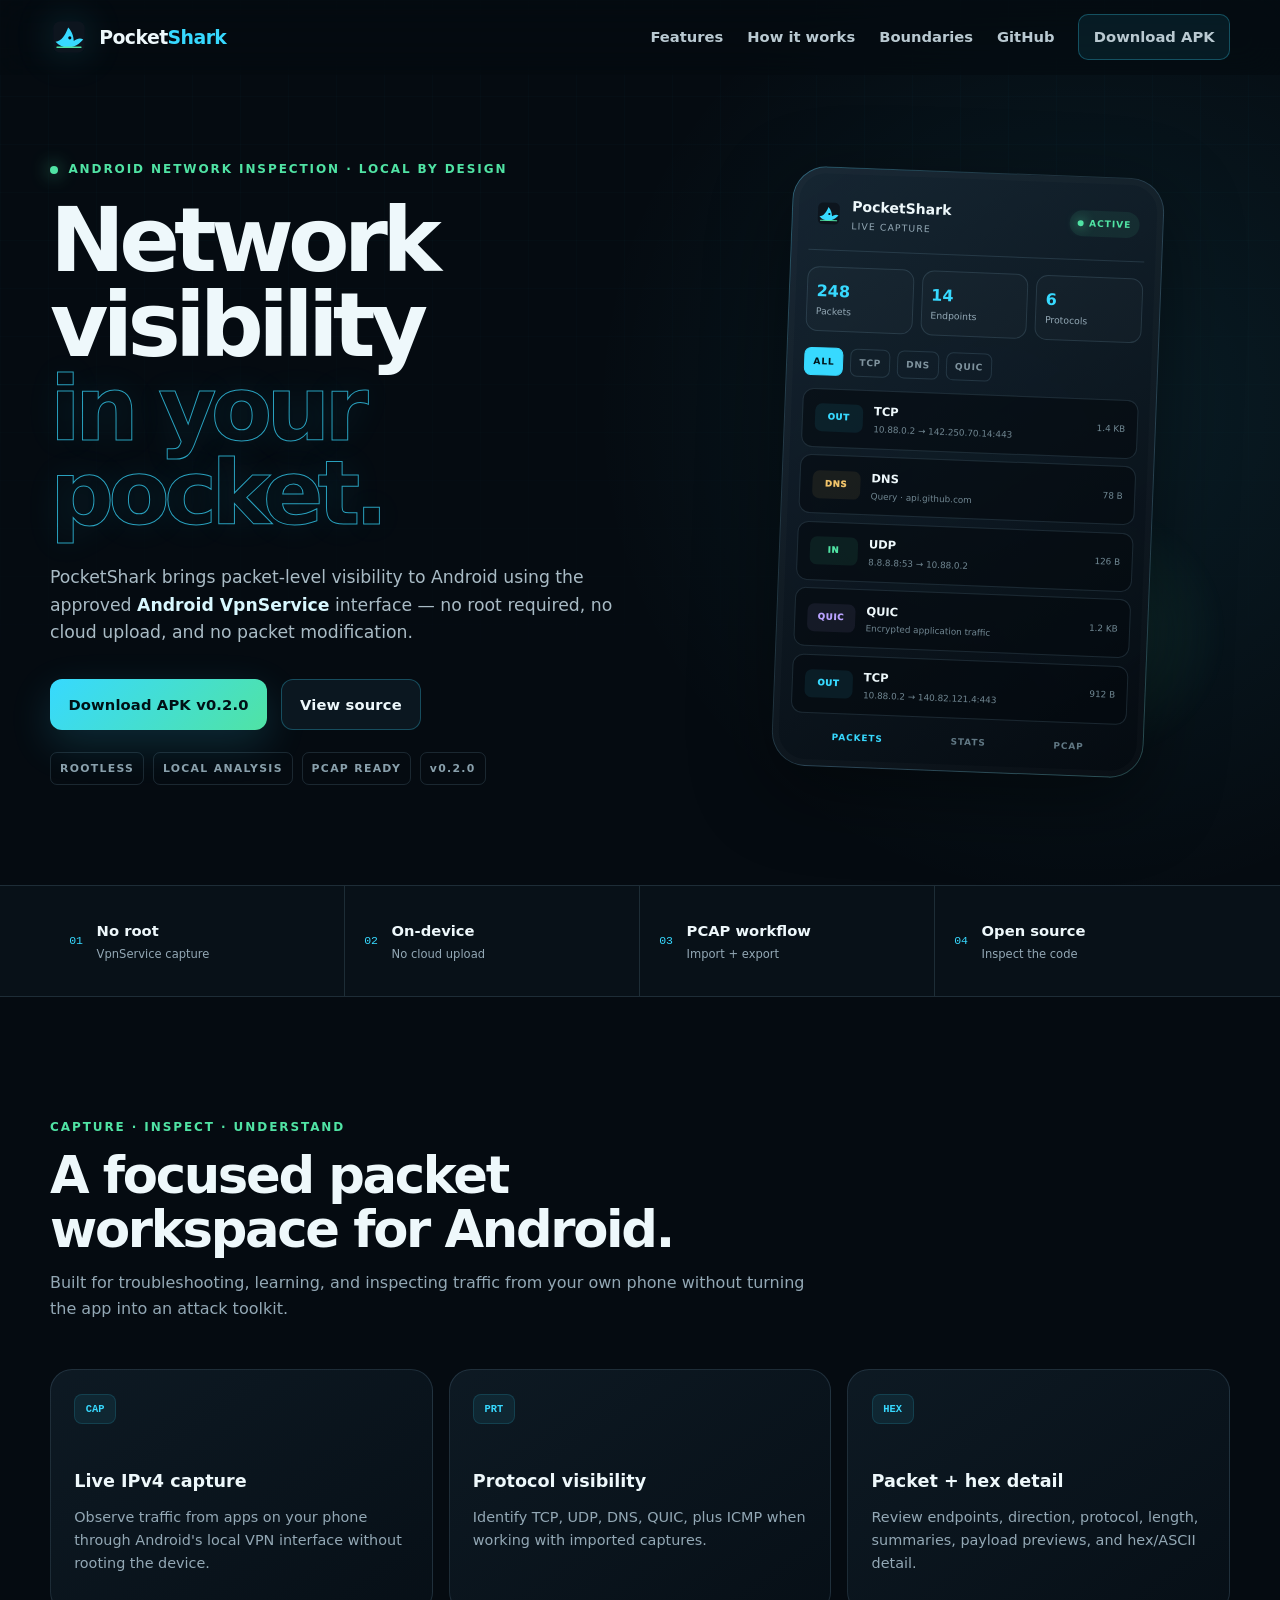
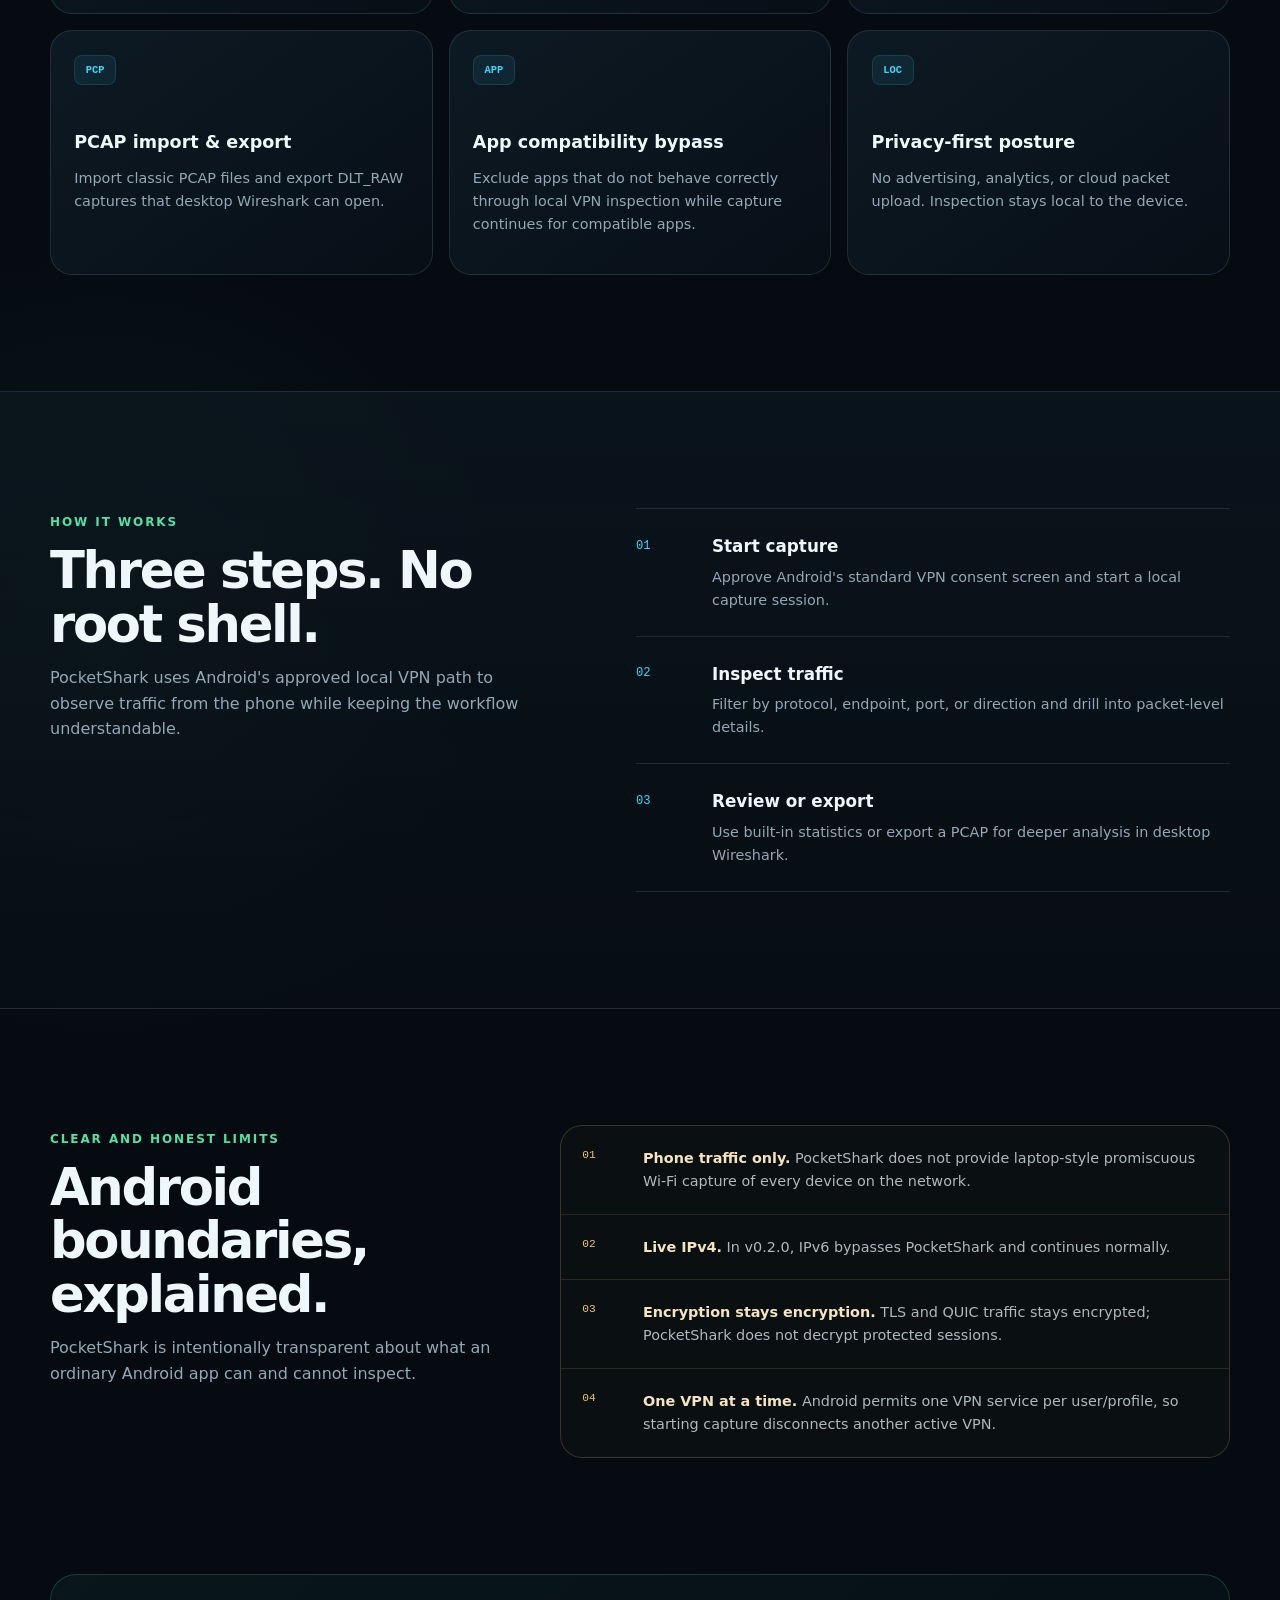
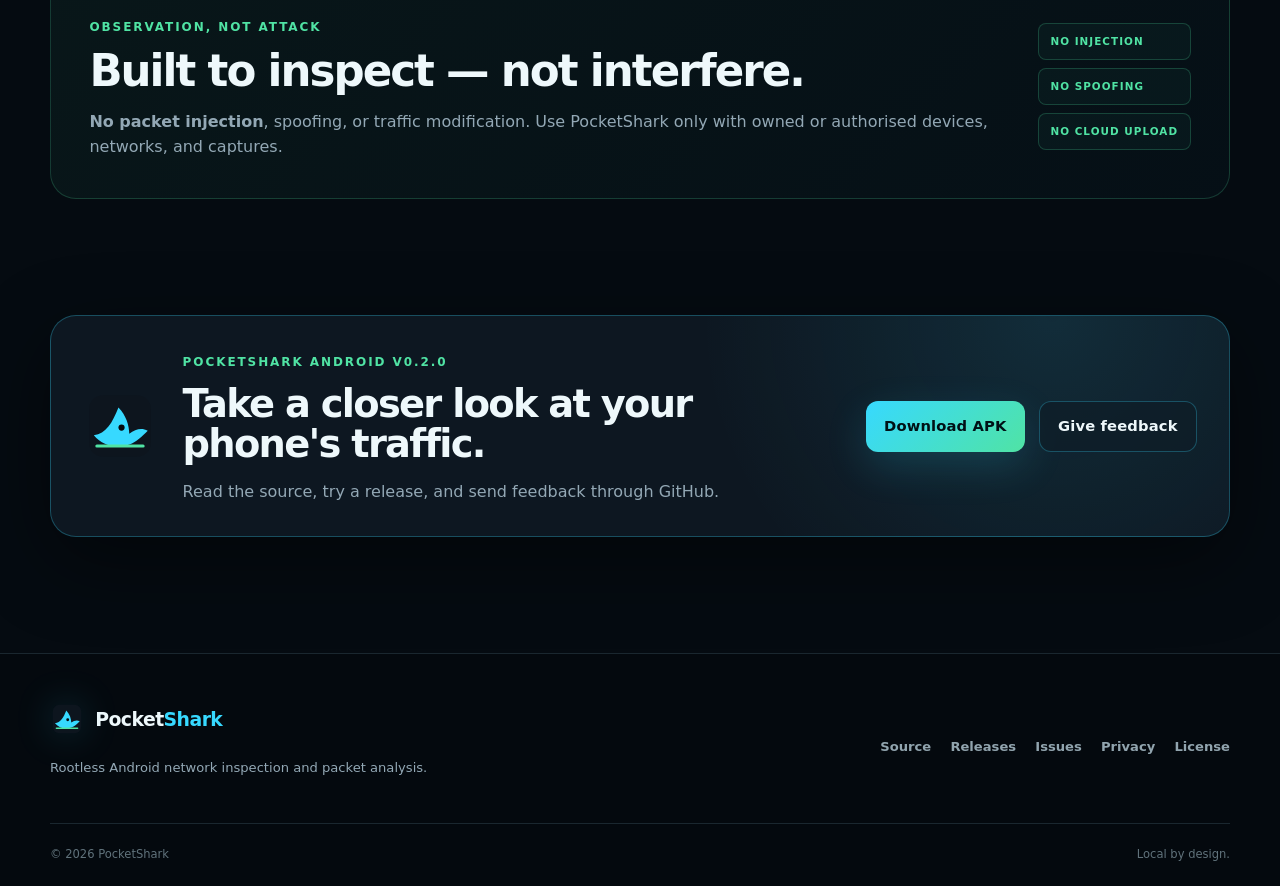
<file: index.html>
<!doctype html>
<html lang="en">
<head>
  <meta charset="utf-8">
  <meta name="viewport" content="width=device-width, initial-scale=1">
  <meta name="theme-color" content="#08111a">
  <meta name="description" content="PocketShark is a rootless Android packet inspector for local, on-device network visibility, packet detail, and PCAP workflows.">
  <title>PocketShark — Network visibility in your pocket</title>
  <link rel="icon" href="assets/pocketshark-mark.svg" type="image/svg+xml">
  <link rel="stylesheet" href="styles.css">
  <script src="script.js" defer></script>
</head>
<body>
  <a class="skip-link" href="#main">Skip to content</a>

  <header class="site-header" data-header>
    <div class="shell nav-wrap">
      <a class="brand" href="#top" aria-label="PocketShark home">
        <img src="assets/pocketshark-mark.svg" alt="" width="38" height="38">
        <span>Pocket<span class="brand-accent">Shark</span></span>
      </a>

      <button class="nav-toggle" type="button" aria-expanded="false" aria-controls="site-nav" data-nav-toggle>
        <span class="sr-only">Toggle navigation</span>
        <span></span><span></span><span></span>
      </button>

      <nav id="site-nav" class="site-nav" aria-label="Primary" data-nav>
        <a href="#features">Features</a>
        <a href="#workflow">How it works</a>
        <a href="#boundaries">Boundaries</a>
        <a href="https://github.com/Black7i77/PocketShark-Android" target="_blank" rel="noreferrer">GitHub</a>
        <a class="nav-cta" href="https://raw.githubusercontent.com/Black7i77/PocketShark-Website/main/apk/PocketShark-Android-v0.2.0.apk">Download APK</a>
      </nav>
    </div>
  </header>

  <main id="main">
    <section class="hero" id="top">
      <div class="network-grid" aria-hidden="true"></div>
      <div class="shell hero-grid">
        <div class="hero-copy reveal">
          <div class="eyebrow"><span class="status-dot"></span> Android network inspection · local by design</div>
          <h1 aria-label="Network visibility in your pocket.">Network visibility<br><span>in your pocket.</span></h1>
          <p class="hero-lead">PocketShark brings packet-level visibility to Android using the approved <strong>Android VpnService</strong> interface — no root required, no cloud upload, and no packet modification.</p>
          <div class="hero-actions">
            <a class="button button-primary" href="https://raw.githubusercontent.com/Black7i77/PocketShark-Website/main/apk/PocketShark-Android-v0.2.0.apk">Download APK v0.2.0</a>
            <a class="button button-secondary" href="https://github.com/Black7i77/PocketShark-Android" target="_blank" rel="noreferrer">View source</a>
          </div>
          <div class="hero-meta" aria-label="PocketShark highlights">
            <span>ROOTLESS</span>
            <span>LOCAL ANALYSIS</span>
            <span>PCAP READY</span>
            <span>v0.2.0</span>
          </div>
        </div>

        <div class="phone-stage reveal" aria-label="Stylized preview of the PocketShark packet list">
          <div class="orb orb-one" aria-hidden="true"></div>
          <div class="orb orb-two" aria-hidden="true"></div>
          <div class="phone">
            <div class="phone-topbar">
              <div class="phone-brand">
                <img src="assets/pocketshark-mark.svg" alt="" width="26" height="26">
                <div><strong>PocketShark</strong><small>LIVE CAPTURE</small></div>
              </div>
              <span class="capture-pill"><i></i> ACTIVE</span>
            </div>
            <div class="packet-summary">
              <div><strong>248</strong><span>Packets</span></div>
              <div><strong>14</strong><span>Endpoints</span></div>
              <div><strong>6</strong><span>Protocols</span></div>
            </div>
            <div class="filter-row" aria-hidden="true">
              <span class="filter active">ALL</span><span class="filter">TCP</span><span class="filter">DNS</span><span class="filter">QUIC</span>
            </div>
            <div class="packet-list" aria-hidden="true">
              <div class="packet-row"><span class="direction out">OUT</span><span class="packet-main"><b>TCP</b><small>10.88.0.2 → 142.250.70.14:443</small></span><span class="bytes">1.4 KB</span></div>
              <div class="packet-row"><span class="direction dns">DNS</span><span class="packet-main"><b>DNS</b><small>Query · api.github.com</small></span><span class="bytes">78 B</span></div>
              <div class="packet-row"><span class="direction in">IN</span><span class="packet-main"><b>UDP</b><small>8.8.8.8:53 → 10.88.0.2</small></span><span class="bytes">126 B</span></div>
              <div class="packet-row"><span class="direction quic">QUIC</span><span class="packet-main"><b>QUIC</b><small>Encrypted application traffic</small></span><span class="bytes">1.2 KB</span></div>
              <div class="packet-row"><span class="direction out">OUT</span><span class="packet-main"><b>TCP</b><small>10.88.0.2 → 140.82.121.4:443</small></span><span class="bytes">912 B</span></div>
            </div>
            <div class="phone-footer"><span>PACKETS</span><span>STATS</span><span>PCAP</span></div>
          </div>
        </div>
      </div>
    </section>

    <section class="trust-strip" aria-label="Product facts">
      <div class="shell trust-grid">
        <div><span class="trust-icon">01</span><div><strong>No root</strong><small>VpnService capture</small></div></div>
        <div><span class="trust-icon">02</span><div><strong>On-device</strong><small>No cloud upload</small></div></div>
        <div><span class="trust-icon">03</span><div><strong>PCAP workflow</strong><small>Import + export</small></div></div>
        <div><span class="trust-icon">04</span><div><strong>Open source</strong><small>Inspect the code</small></div></div>
      </div>
    </section>

    <section class="section" id="features">
      <div class="shell">
        <div class="section-heading reveal">
          <span class="kicker">CAPTURE · INSPECT · UNDERSTAND</span>
          <h2>A focused packet workspace for Android.</h2>
          <p>Built for troubleshooting, learning, and inspecting traffic from your own phone without turning the app into an attack toolkit.</p>
        </div>

        <div class="feature-grid">
          <article class="feature-card reveal">
            <span class="feature-code">CAP</span>
            <h3>Live IPv4 capture</h3>
            <p>Observe traffic from apps on your phone through Android's local VPN interface without rooting the device.</p>
          </article>
          <article class="feature-card reveal">
            <span class="feature-code">PRT</span>
            <h3>Protocol visibility</h3>
            <p>Identify TCP, UDP, DNS, QUIC, plus ICMP when working with imported captures.</p>
          </article>
          <article class="feature-card reveal">
            <span class="feature-code">HEX</span>
            <h3>Packet + hex detail</h3>
            <p>Review endpoints, direction, protocol, length, summaries, payload previews, and hex/ASCII detail.</p>
          </article>
          <article class="feature-card reveal">
            <span class="feature-code">PCP</span>
            <h3>PCAP import & export</h3>
            <p>Import classic PCAP files and export DLT_RAW captures that desktop Wireshark can open.</p>
          </article>
          <article class="feature-card reveal">
            <span class="feature-code">APP</span>
            <h3>App compatibility bypass</h3>
            <p>Exclude apps that do not behave correctly through local VPN inspection while capture continues for compatible apps.</p>
          </article>
          <article class="feature-card reveal">
            <span class="feature-code">LOC</span>
            <h3>Privacy-first posture</h3>
            <p>No advertising, analytics, or cloud packet upload. Inspection stays local to the device.</p>
          </article>
        </div>
      </div>
    </section>

    <section class="section section-alt" id="workflow">
      <div class="shell workflow-layout">
        <div class="section-heading compact reveal">
          <span class="kicker">HOW IT WORKS</span>
          <h2>Three steps. No root shell.</h2>
          <p>PocketShark uses Android's approved local VPN path to observe traffic from the phone while keeping the workflow understandable.</p>
        </div>
        <ol class="workflow-list">
          <li class="reveal"><span>01</span><div><h3>Start capture</h3><p>Approve Android's standard VPN consent screen and start a local capture session.</p></div></li>
          <li class="reveal"><span>02</span><div><h3>Inspect traffic</h3><p>Filter by protocol, endpoint, port, or direction and drill into packet-level details.</p></div></li>
          <li class="reveal"><span>03</span><div><h3>Review or export</h3><p>Use built-in statistics or export a PCAP for deeper analysis in desktop Wireshark.</p></div></li>
        </ol>
      </div>
    </section>

    <section class="section" id="boundaries">
      <div class="shell boundaries-grid">
        <div class="section-heading compact reveal">
          <span class="kicker">CLEAR AND HONEST LIMITS</span>
          <h2>Android boundaries, explained.</h2>
          <p>PocketShark is intentionally transparent about what an ordinary Android app can and cannot inspect.</p>
        </div>
        <div class="boundary-panel reveal">
          <div class="boundary-item"><span>01</span><p><strong>Phone traffic only.</strong> PocketShark does not provide laptop-style promiscuous Wi-Fi capture of every device on the network.</p></div>
          <div class="boundary-item"><span>02</span><p><strong>Live IPv4.</strong> In v0.2.0, IPv6 bypasses PocketShark and continues normally.</p></div>
          <div class="boundary-item"><span>03</span><p><strong>Encryption stays encryption.</strong> TLS and QUIC traffic stays encrypted; PocketShark does not decrypt protected sessions.</p></div>
          <div class="boundary-item"><span>04</span><p><strong>One VPN at a time.</strong> Android permits one VPN service per user/profile, so starting capture disconnects another active VPN.</p></div>
        </div>
      </div>
    </section>

    <section class="safety-section">
      <div class="shell safety-card reveal">
        <div class="safety-copy">
          <span class="kicker">OBSERVATION, NOT ATTACK</span>
          <h2>Built to inspect — not interfere.</h2>
          <p><strong>No packet injection</strong>, spoofing, or traffic modification. Use PocketShark only with owned or authorised devices, networks, and captures.</p>
        </div>
        <div class="safety-badges" aria-label="Safety characteristics">
          <span>NO INJECTION</span><span>NO SPOOFING</span><span>NO CLOUD UPLOAD</span>
        </div>
      </div>
    </section>

    <section class="section final-cta">
      <div class="shell final-card reveal">
        <img src="assets/pocketshark-mark.svg" alt="PocketShark logo" width="74" height="74">
        <div>
          <span class="kicker">POCKETSHARK ANDROID v0.2.0</span>
          <h2>Take a closer look at your phone's traffic.</h2>
          <p>Read the source, try a release, and send feedback through GitHub.</p>
        </div>
        <div class="final-actions">
          <a class="button button-primary" href="https://raw.githubusercontent.com/Black7i77/PocketShark-Website/main/apk/PocketShark-Android-v0.2.0.apk">Download APK</a>
          <a class="button button-secondary" href="https://github.com/Black7i77/PocketShark-Android/issues" target="_blank" rel="noreferrer">Give feedback</a>
        </div>
      </div>
    </section>
  </main>

  <footer class="site-footer">
    <div class="shell footer-grid">
      <div>
        <a class="brand footer-brand" href="#top"><img src="assets/pocketshark-mark.svg" alt="" width="34" height="34"><span>Pocket<span class="brand-accent">Shark</span></span></a>
        <p>Rootless Android network inspection and packet analysis.</p>
      </div>
      <div class="footer-links">
        <a href="https://github.com/Black7i77/PocketShark-Android" target="_blank" rel="noreferrer">Source</a>
        <a href="https://github.com/Black7i77/PocketShark-Android/releases" target="_blank" rel="noreferrer">Releases</a>
        <a href="https://github.com/Black7i77/PocketShark-Android/issues" target="_blank" rel="noreferrer">Issues</a>
        <a href="https://github.com/Black7i77/PocketShark-Android/blob/main/PRIVACY_POLICY.md" target="_blank" rel="noreferrer">Privacy</a>
        <a href="https://github.com/Black7i77/PocketShark-Android/blob/main/LICENSE" target="_blank" rel="noreferrer">License</a>
      </div>
    </div>
    <div class="shell footer-bottom"><span>© <span data-year></span> PocketShark</span><span>Local by design.</span></div>
  </footer>
</body>
</html>
</file>
<file: styles.css>
:root {
  --bg: #050b11;
  --bg-2: #08111a;
  --surface: #0d1721;
  --surface-2: #111f2b;
  --border: rgba(143, 190, 214, .16);
  --border-strong: rgba(55, 217, 255, .28);
  --text: #eef8fb;
  --muted: #93a8b5;
  --cyan: #37d9ff;
  --mint: #50e3a4;
  --amber: #f0c36a;
  --danger: #ff7f89;
  --shadow: 0 24px 80px rgba(0, 0, 0, .45);
  --radius: 22px;
  --shell: 1180px;
}

* { box-sizing: border-box; }
html { scroll-behavior: smooth; }
body {
  margin: 0;
  font-family: Inter, ui-sans-serif, system-ui, -apple-system, BlinkMacSystemFont, "Segoe UI", sans-serif;
  color: var(--text);
  background:
    radial-gradient(circle at 85% 10%, rgba(55, 217, 255, .09), transparent 31rem),
    radial-gradient(circle at 8% 55%, rgba(80, 227, 164, .06), transparent 26rem),
    var(--bg);
  line-height: 1.6;
  overflow-x: hidden;
}

img { max-width: 100%; display: block; }
a { color: inherit; }
button, a { -webkit-tap-highlight-color: transparent; }

.skip-link {
  position: fixed;
  left: 1rem;
  top: -4rem;
  z-index: 1000;
  padding: .75rem 1rem;
  background: var(--cyan);
  color: #001018;
  border-radius: 10px;
  font-weight: 800;
}
.skip-link:focus { top: 1rem; }

.shell { width: min(calc(100% - 2rem), var(--shell)); margin-inline: auto; }
.sr-only { position: absolute; width: 1px; height: 1px; padding: 0; margin: -1px; overflow: hidden; clip: rect(0, 0, 0, 0); white-space: nowrap; border: 0; }

.site-header {
  position: fixed;
  inset: 0 0 auto;
  z-index: 100;
  border-bottom: 1px solid transparent;
  background: rgba(5, 11, 17, .58);
  backdrop-filter: blur(18px);
  transition: border-color .2s ease, background .2s ease;
}
.site-header.scrolled { border-bottom-color: var(--border); background: rgba(5, 11, 17, .88); }
.nav-wrap { min-height: 74px; display: flex; align-items: center; justify-content: space-between; gap: 2rem; }
.brand { display: inline-flex; align-items: center; gap: .7rem; text-decoration: none; font-weight: 900; letter-spacing: -.03em; font-size: 1.18rem; }
.brand img { filter: drop-shadow(0 0 18px rgba(55, 217, 255, .18)); }
.brand-accent { color: var(--cyan); }
.site-nav { display: flex; align-items: center; gap: 1.5rem; }
.site-nav a { color: #b9c9d1; text-decoration: none; font-size: .92rem; font-weight: 700; }
.site-nav a:hover, .site-nav a:focus-visible { color: var(--text); }
.nav-cta { border: 1px solid var(--border-strong); padding: .62rem .9rem; border-radius: 10px; background: rgba(55,217,255,.08); }
.nav-toggle { display: none; border: 0; background: transparent; padding: .5rem; }
.nav-toggle span:not(.sr-only) { display: block; width: 24px; height: 2px; background: var(--text); margin: 5px 0; border-radius: 10px; }

.hero { position: relative; padding: 10rem 0 6.25rem; min-height: 760px; display: grid; align-items: center; overflow: hidden; }
.network-grid { position: absolute; inset: 0; opacity: .22; pointer-events: none; background-image: linear-gradient(rgba(55,217,255,.08) 1px, transparent 1px), linear-gradient(90deg, rgba(55,217,255,.08) 1px, transparent 1px); background-size: 48px 48px; mask-image: linear-gradient(to bottom, #000 20%, transparent 88%); }
.hero-grid { position: relative; display: grid; grid-template-columns: 1.06fr .94fr; gap: 4rem; align-items: center; }
.eyebrow, .kicker { color: var(--mint); font-size: .75rem; font-weight: 900; letter-spacing: .16em; text-transform: uppercase; }
.eyebrow { display: flex; align-items: center; gap: .65rem; margin-bottom: 1.2rem; }
.status-dot { width: 8px; height: 8px; border-radius: 50%; background: var(--mint); box-shadow: 0 0 18px rgba(80,227,164,.9); }
.hero h1 { margin: 0; font-size: clamp(3.25rem, 7vw, 6.25rem); line-height: .94; letter-spacing: -.065em; max-width: 11ch; }
.hero h1 span { color: transparent; -webkit-text-stroke: 1px rgba(55,217,255,.72); text-shadow: 0 0 35px rgba(55,217,255,.08); }
.hero-lead { margin: 1.8rem 0 0; max-width: 650px; color: #a9bbc5; font-size: 1.08rem; }
.hero-lead strong { color: #d8f8ff; font-weight: 800; }
.hero-actions, .final-actions { display: flex; flex-wrap: wrap; gap: .85rem; margin-top: 2rem; }
.button { display: inline-flex; align-items: center; justify-content: center; min-height: 50px; padding: .8rem 1.15rem; border-radius: 12px; text-decoration: none; font-size: .92rem; font-weight: 900; letter-spacing: .01em; transition: transform .18s ease, border-color .18s ease, background .18s ease; }
.button:hover { transform: translateY(-2px); }
.button-primary { color: #001116; background: linear-gradient(135deg, var(--cyan), var(--mint)); box-shadow: 0 14px 42px rgba(55,217,255,.16); }
.button-secondary { color: var(--text); border: 1px solid var(--border-strong); background: rgba(15,29,39,.7); }
.hero-meta { display: flex; flex-wrap: wrap; gap: .55rem; margin-top: 1.4rem; }
.hero-meta span { padding: .42rem .56rem; border: 1px solid var(--border); border-radius: 7px; color: #89a0ac; font-size: .68rem; font-weight: 900; letter-spacing: .12em; }

.phone-stage { position: relative; min-height: 620px; display: grid; place-items: center; }
.orb { position: absolute; border-radius: 50%; filter: blur(2px); }
.orb-one { width: 390px; height: 390px; background: radial-gradient(circle, rgba(55,217,255,.18), rgba(55,217,255,.02) 55%, transparent 70%); }
.orb-two { width: 260px; height: 260px; transform: translate(130px, 160px); background: radial-gradient(circle, rgba(80,227,164,.12), transparent 70%); }
.phone { position: relative; width: min(100%, 372px); padding: 17px; border-radius: 34px; border: 1px solid rgba(123,186,212,.22); background: linear-gradient(145deg, rgba(23,39,52,.94), rgba(5,11,17,.98)); box-shadow: var(--shadow), inset 0 0 0 6px rgba(255,255,255,.015); transform: rotate(2.2deg); }
.phone::after { content: ""; position: absolute; inset: -1px; border-radius: inherit; pointer-events: none; background: linear-gradient(135deg, rgba(55,217,255,.2), transparent 26%, transparent 72%, rgba(80,227,164,.12)); mask: linear-gradient(#000 0 0) content-box, linear-gradient(#000 0 0); mask-composite: exclude; padding: 1px; }
.phone-topbar { display: flex; align-items: center; justify-content: space-between; gap: 1rem; padding: .6rem .4rem 1rem; border-bottom: 1px solid var(--border); }
.phone-brand { display: flex; align-items: center; gap: .6rem; }
.phone-brand strong { display: block; font-size: .88rem; }
.phone-brand small { display: block; color: var(--muted); font-size: .58rem; letter-spacing: .12em; margin-top: .1rem; }
.capture-pill { display: inline-flex; align-items: center; gap: .35rem; padding: .35rem .5rem; border-radius: 999px; color: var(--mint); background: rgba(80,227,164,.08); font-size: .57rem; font-weight: 900; letter-spacing: .1em; }
.capture-pill i { width: 6px; height: 6px; border-radius: 50%; background: var(--mint); box-shadow: 0 0 12px var(--mint); }
.packet-summary { display: grid; grid-template-columns: repeat(3, 1fr); gap: .5rem; padding: 1rem 0; }
.packet-summary div { padding: .72rem .55rem; border: 1px solid var(--border); border-radius: 12px; background: rgba(255,255,255,.02); }
.packet-summary strong, .packet-summary span { display: block; }
.packet-summary strong { color: var(--cyan); font-size: 1rem; }
.packet-summary span { color: var(--muted); font-size: .58rem; }
.filter-row { display: flex; gap: .4rem; padding-bottom: .8rem; }
.filter { padding: .36rem .52rem; border-radius: 7px; border: 1px solid var(--border); color: #7f939e; font-size: .57rem; font-weight: 900; letter-spacing: .08em; }
.filter.active { color: #001419; background: var(--cyan); border-color: var(--cyan); }
.packet-list { display: grid; gap: .48rem; }
.packet-row { display: grid; grid-template-columns: 48px 1fr auto; align-items: center; gap: .7rem; padding: .72rem; border: 1px solid var(--border); border-radius: 11px; background: rgba(4,10,15,.58); }
.direction { display: inline-grid; place-items: center; min-height: 28px; border-radius: 7px; font-size: .54rem; font-weight: 950; letter-spacing: .07em; }
.direction.out { color: var(--cyan); background: rgba(55,217,255,.08); }
.direction.in { color: var(--mint); background: rgba(80,227,164,.08); }
.direction.dns { color: var(--amber); background: rgba(240,195,106,.08); }
.direction.quic { color: #b9a2ff; background: rgba(185,162,255,.08); }
.packet-main b { display: block; font-size: .72rem; }
.packet-main small { display: block; max-width: 185px; margin-top: .08rem; color: #708691; font-size: .55rem; white-space: nowrap; overflow: hidden; text-overflow: ellipsis; }
.bytes { color: #718994; font-size: .55rem; }
.phone-footer { display: flex; justify-content: space-around; padding: 1rem .5rem .35rem; color: #617884; font-size: .56rem; font-weight: 900; letter-spacing: .1em; }
.phone-footer span:first-child { color: var(--cyan); }

.trust-strip { border-block: 1px solid var(--border); background: rgba(10,20,28,.68); }
.trust-grid { display: grid; grid-template-columns: repeat(4, 1fr); }
.trust-grid > div { display: flex; align-items: center; gap: .85rem; min-height: 110px; padding: 1rem 1.2rem; border-right: 1px solid var(--border); }
.trust-grid > div:last-child { border-right: 0; }
.trust-icon { color: var(--cyan); font-family: ui-monospace, SFMono-Regular, Menlo, Consolas, monospace; font-size: .72rem; }
.trust-grid strong, .trust-grid small { display: block; }
.trust-grid strong { font-size: .92rem; }
.trust-grid small { margin-top: .18rem; color: var(--muted); font-size: .72rem; }

.section { padding: 7.25rem 0; }
.section-alt { background: linear-gradient(180deg, rgba(12,23,32,.72), rgba(7,14,20,.6)); border-block: 1px solid var(--border); }
.section-heading { max-width: 760px; margin-bottom: 3rem; }
.section-heading.compact { margin-bottom: 0; }
.section-heading h2, .safety-copy h2, .final-card h2 { margin: .65rem 0 .9rem; font-size: clamp(2.1rem, 4vw, 3.5rem); line-height: 1.04; letter-spacing: -.045em; }
.section-heading p, .safety-copy p, .final-card p { margin: 0; color: var(--muted); font-size: 1rem; }
.feature-grid { display: grid; grid-template-columns: repeat(3, 1fr); gap: 1rem; }
.feature-card { min-height: 245px; padding: 1.45rem; border: 1px solid var(--border); border-radius: var(--radius); background: linear-gradient(145deg, rgba(17,31,43,.72), rgba(8,17,26,.72)); transition: transform .2s ease, border-color .2s ease; }
.feature-card:hover { transform: translateY(-4px); border-color: var(--border-strong); }
.feature-code { display: inline-flex; align-items: center; justify-content: center; min-width: 42px; min-height: 30px; padding: 0 .45rem; border-radius: 8px; color: var(--cyan); background: rgba(55,217,255,.08); border: 1px solid rgba(55,217,255,.14); font-family: ui-monospace, SFMono-Regular, Menlo, Consolas, monospace; font-size: .65rem; font-weight: 900; }
.feature-card h3 { margin: 2.7rem 0 .65rem; font-size: 1.1rem; }
.feature-card p { margin: 0; color: var(--muted); font-size: .9rem; }

.workflow-layout { display: grid; grid-template-columns: .92fr 1.08fr; gap: 5rem; align-items: start; }
.workflow-list { margin: 0; padding: 0; list-style: none; border-top: 1px solid var(--border); }
.workflow-list li { display: grid; grid-template-columns: 60px 1fr; gap: 1rem; padding: 1.5rem 0; border-bottom: 1px solid var(--border); }
.workflow-list li > span { color: var(--cyan); font-family: ui-monospace, SFMono-Regular, Menlo, Consolas, monospace; font-size: .76rem; padding-top: .2rem; }
.workflow-list h3 { margin: 0 0 .35rem; font-size: 1.05rem; }
.workflow-list p { margin: 0; color: var(--muted); font-size: .9rem; }

.boundaries-grid { display: grid; grid-template-columns: .8fr 1.2fr; gap: 4rem; align-items: start; }
.boundary-panel { border: 1px solid rgba(240,195,106,.2); border-radius: var(--radius); overflow: hidden; background: rgba(240,195,106,.025); }
.boundary-item { display: grid; grid-template-columns: 48px 1fr; gap: .8rem; padding: 1.3rem; border-bottom: 1px solid rgba(240,195,106,.14); }
.boundary-item:last-child { border-bottom: 0; }
.boundary-item > span { color: var(--amber); font-family: ui-monospace, SFMono-Regular, Menlo, Consolas, monospace; font-size: .7rem; }
.boundary-item p { margin: 0; color: #aeb9bd; font-size: .9rem; }
.boundary-item strong { color: #f6e4bd; }

.safety-section { padding: 0 0 7.25rem; }
.safety-card { padding: 2.4rem; display: grid; grid-template-columns: 1fr auto; gap: 2rem; align-items: center; border: 1px solid rgba(80,227,164,.2); border-radius: 26px; background: linear-gradient(135deg, rgba(80,227,164,.055), rgba(55,217,255,.025)); }
.safety-copy h2 { font-size: clamp(2rem, 3.4vw, 3rem); }
.safety-badges { display: grid; gap: .55rem; }
.safety-badges span { padding: .55rem .72rem; border: 1px solid rgba(80,227,164,.22); border-radius: 8px; color: var(--mint); background: rgba(80,227,164,.04); font-size: .65rem; font-weight: 900; letter-spacing: .1em; white-space: nowrap; }

.final-cta { padding-top: 0; }
.final-card { display: grid; grid-template-columns: auto 1fr auto; gap: 1.6rem; align-items: center; padding: 2rem; border: 1px solid var(--border-strong); border-radius: 26px; background: radial-gradient(circle at 85% 0%, rgba(55,217,255,.11), transparent 22rem), var(--surface); box-shadow: var(--shadow); }
.final-card h2 { font-size: clamp(1.8rem, 3vw, 2.7rem); }
.final-actions { margin-top: 0; justify-content: flex-end; }

.site-footer { padding: 3rem 0 1.4rem; border-top: 1px solid var(--border); background: #04090e; }
.footer-grid { display: flex; justify-content: space-between; gap: 2rem; }
.footer-brand { width: max-content; }
.site-footer p { color: var(--muted); font-size: .82rem; }
.footer-links { display: flex; flex-wrap: wrap; gap: 1.2rem; align-items: center; }
.footer-links a { color: #91a4ae; text-decoration: none; font-size: .82rem; font-weight: 700; }
.footer-links a:hover { color: var(--text); }
.footer-bottom { display: flex; justify-content: space-between; gap: 1rem; margin-top: 2rem; padding-top: 1.3rem; border-top: 1px solid var(--border); color: #60727b; font-size: .72rem; }

.reveal { opacity: 0; transform: translateY(14px); transition: opacity .55s ease, transform .55s ease; }
.reveal.visible { opacity: 1; transform: translateY(0); }

:focus-visible { outline: 2px solid var(--cyan); outline-offset: 4px; }

@media (max-width: 980px) {
  .hero-grid, .workflow-layout, .boundaries-grid { grid-template-columns: 1fr; }
  .hero { padding-top: 8.5rem; }
  .hero-copy { text-align: center; }
  .hero h1, .hero-lead { margin-inline: auto; }
  .eyebrow, .hero-actions, .hero-meta { justify-content: center; }
  .phone-stage { min-height: 560px; }
  .feature-grid { grid-template-columns: repeat(2, 1fr); }
  .trust-grid { grid-template-columns: repeat(2, 1fr); }
  .trust-grid > div:nth-child(2) { border-right: 0; }
  .trust-grid > div:nth-child(-n+2) { border-bottom: 1px solid var(--border); }
  .section-heading.compact { margin-bottom: 2rem; }
  .safety-card, .final-card { grid-template-columns: 1fr; }
  .safety-badges { display: flex; flex-wrap: wrap; }
  .final-actions { justify-content: flex-start; }
}

@media (max-width: 760px) {
  .site-header { background: rgba(5,11,17,.92); }
  .nav-toggle { display: block; }
  .site-nav { position: absolute; left: 1rem; right: 1rem; top: calc(100% + .5rem); display: none; flex-direction: column; align-items: stretch; gap: .2rem; padding: .7rem; border: 1px solid var(--border); border-radius: 14px; background: rgba(8,17,26,.98); box-shadow: var(--shadow); }
  .site-nav.open { display: flex; }
  .site-nav a { padding: .7rem .8rem; }
  .nav-cta { text-align: center; }
  .hero { padding: 7.5rem 0 4.7rem; min-height: auto; }
  .hero h1 { font-size: clamp(3rem, 15vw, 4.7rem); }
  .phone-stage { min-height: 500px; }
  .phone { transform: none; }
  .trust-grid, .feature-grid { grid-template-columns: 1fr; }
  .trust-grid > div { border-right: 0; border-bottom: 1px solid var(--border); min-height: 90px; }
  .trust-grid > div:last-child { border-bottom: 0; }
  .section { padding: 5.4rem 0; }
  .feature-card { min-height: 220px; }
  .footer-grid, .footer-bottom { flex-direction: column; }
}

@media (max-width: 480px) {
  .shell { width: min(calc(100% - 1.2rem), var(--shell)); }
  .hero-actions .button, .final-actions .button { width: 100%; }
  .phone { padding: 12px; border-radius: 26px; }
  .packet-row { grid-template-columns: 44px 1fr; }
  .bytes { display: none; }
  .packet-main small { max-width: 190px; }
  .safety-card, .final-card { padding: 1.4rem; }
}

@media (prefers-reduced-motion: reduce) {
  html { scroll-behavior: auto; }
  *, *::before, *::after { animation-duration: .01ms !important; animation-iteration-count: 1 !important; transition-duration: .01ms !important; }
  .reveal { opacity: 1; transform: none; }
}

.not-found { min-height: 100vh; display: grid; place-items: center; padding: 4rem 0; }
.not-found-inner { text-align: center; position: relative; }
.not-found-logo { margin: 0 auto 1rem; }
.not-found h1 { margin: .5rem 0; font-size: clamp(3rem, 10vw, 6rem); line-height: 1; letter-spacing: -.055em; }
.not-found p { margin: 0 auto; max-width: 620px; color: var(--muted); }
.not-found-actions { display: flex; justify-content: center; margin-top: 1.5rem; }
</file>
